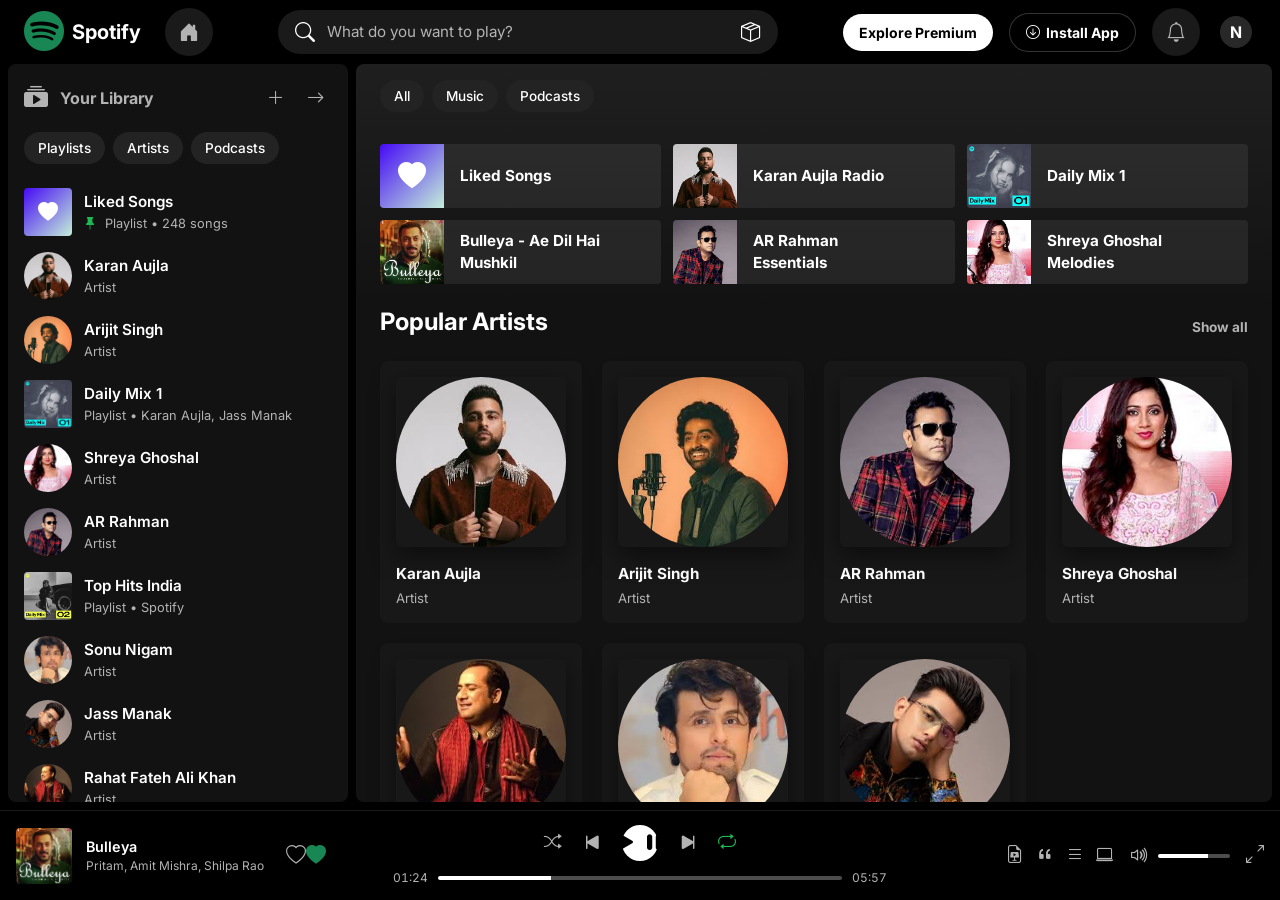
<file: index.html>
<!DOCTYPE html>
<html lang="en">
<head>
  <meta charset="UTF-8">
  <meta name="viewport" content="width=device-width, initial-scale=1.0">
  <title>Spotify - Web Player: Music for everyone</title>
  
  <!-- Bootstrap 5 CSS CDN -->
  <link href="https://cdn.jsdelivr.net/npm/bootstrap@5.3.3/dist/css/bootstrap.min.css" rel="stylesheet" integrity="sha384-QWTKZyjpPEjISv5WaRU9OFeRpok6YctnYmDr5pNlyT2bRjXh0JMhjY6hW+ALEwIH" crossorigin="anonymous">
  
  <!-- Bootstrap Icons CDN -->
  <link rel="stylesheet" href="https://cdn.jsdelivr.net/npm/bootstrap-icons@1.11.3/font/bootstrap-icons.min.css">
  
  <!-- Custom Spotify Stylesheet -->
  <link rel="stylesheet" href="01_Style.css">
</head>
<body>

  <!-- Pure CSS Interactive Toggles (No JS required) -->
  <input type="checkbox" id="play-pause-toggle" class="d-none">
  <input type="checkbox" id="heart-toggle" class="d-none">
  
  <!-- Main Filter Radio Inputs -->
  <input type="radio" name="main-filter" id="filter-all" class="d-none" checked>
  <input type="radio" name="main-filter" id="filter-music" class="d-none">
  <input type="radio" name="main-filter" id="filter-podcasts" class="d-none">

  <div class="spotify-container">
    
    <!-- TOP NAVIGATION BAR -->
    <header class="top-navbar">
      <div class="nav-left">
        <a href="#" class="spotify-logo">
          <i class="bi bi-spotify text-success fs-1"></i>
          <span class="d-none d-md-inline fs-5">Spotify</span>
        </a>
        <a href="#" class="btn-icon-circle ms-2" title="Home">
          <i class="bi bi-house-door-fill"></i>
        </a>
      </div>

      <div class="nav-center">
        <div class="search-box">
          <i class="bi bi-search fs-5 text-subdued"></i>
          <input type="text" placeholder="What do you want to play?">
          <i class="bi bi-box-seam fs-5 text-subdued ms-auto" title="Browse"></i>
        </div>
      </div>

      <div class="nav-right">
        <a href="#" class="btn-pill-light d-none d-lg-inline-block">Explore Premium</a>
        <a href="#" class="btn-pill-dark d-none d-sm-flex">
          <i class="bi bi-arrow-down-circle"></i>
          <span>Install App</span>
        </a>
        <button class="btn-icon-circle" title="What's New">
          <i class="bi bi-bell"></i>
        </button>
        <button class="avatar-btn" title="Profile">
          <span>N</span>
        </button>
      </div>
    </header>

    <!-- APP BODY (SIDEBAR + MAIN CONTENT) -->
    <div class="spotify-body">
      
      <!-- LEFT SIDEBAR -->
      <aside class="sidebar">
        <div class="sidebar-header">
          <button class="library-btn">
            <i class="bi bi-collection-play-fill fs-4"></i>
            <span class="sidebar-header-title">Your Library</span>
          </button>
          <div class="sidebar-header-actions">
            <button class="btn-icon-sm" title="Create playlist or folder">
              <i class="bi bi-plus-lg"></i>
            </button>
            <button class="btn-icon-sm" title="Show more">
              <i class="bi bi-arrow-right"></i>
            </button>
          </div>
        </div>

        <div class="sidebar-pills">
          <span class="badge-pill">Playlists</span>
          <span class="badge-pill">Artists</span>
          <span class="badge-pill">Podcasts</span>
        </div>

        <!-- Scrollable Library List -->
        <div class="sidebar-content">
          
          <!-- Liked Songs -->
          <a href="#" class="library-item">
            <div class="library-item-img liked-gradient">
              <i class="bi bi-heart-fill"></i>
            </div>
            <div class="library-item-info">
              <div class="library-item-title">Liked Songs</div>
              <div class="library-item-sub">
                <i class="bi bi-pin-fill pin-icon me-1"></i> Playlist • 248 songs
              </div>
            </div>
          </a>

          <!-- Artists & Mix Items -->
          <a href="#" class="library-item">
            <img src="aujla.jpg" alt="Karan Aujla" class="library-item-img rounded-circle">
            <div class="library-item-info">
              <div class="library-item-title">Karan Aujla</div>
              <div class="library-item-sub">Artist</div>
            </div>
          </a>

          <a href="#" class="library-item">
            <img src="arjit.jpg" alt="Arijit Singh" class="library-item-img rounded-circle">
            <div class="library-item-info">
              <div class="library-item-title">Arijit Singh</div>
              <div class="library-item-sub">Artist</div>
            </div>
          </a>

          <a href="#" class="library-item">
            <img src="mix1.jpg" alt="Daily Mix 1" class="library-item-img">
            <div class="library-item-info">
              <div class="library-item-title">Daily Mix 1</div>
              <div class="library-item-sub">Playlist • Karan Aujla, Jass Manak</div>
            </div>
          </a>

          <a href="#" class="library-item">
            <img src="shreya.jpg" alt="Shreya Ghoshal" class="library-item-img rounded-circle">
            <div class="library-item-info">
              <div class="library-item-title">Shreya Ghoshal</div>
              <div class="library-item-sub">Artist</div>
            </div>
          </a>

          <a href="#" class="library-item">
            <img src="arrahman.jpg" alt="AR Rahman" class="library-item-img rounded-circle">
            <div class="library-item-info">
              <div class="library-item-title">AR Rahman</div>
              <div class="library-item-sub">Artist</div>
            </div>
          </a>

          <a href="#" class="library-item">
            <img src="mix2.jpg" alt="Top Hits 2026" class="library-item-img">
            <div class="library-item-info">
              <div class="library-item-title">Top Hits India</div>
              <div class="library-item-sub">Playlist • Spotify</div>
            </div>
          </a>

          <a href="#" class="library-item">
            <img src="sonu.jpg" alt="Sonu Nigam" class="library-item-img rounded-circle">
            <div class="library-item-info">
              <div class="library-item-title">Sonu Nigam</div>
              <div class="library-item-sub">Artist</div>
            </div>
          </a>

          <a href="#" class="library-item">
            <img src="jass.jpg" alt="Jass Manak" class="library-item-img rounded-circle">
            <div class="library-item-info">
              <div class="library-item-title">Jass Manak</div>
              <div class="library-item-sub">Artist</div>
            </div>
          </a>

          <a href="#" class="library-item">
            <img src="rahat.jpg" alt="Rahat Fateh Ali Khan" class="library-item-img rounded-circle">
            <div class="library-item-info">
              <div class="library-item-title">Rahat Fateh Ali Khan</div>
              <div class="library-item-sub">Artist</div>
            </div>
          </a>

        </div>
      </aside>

      <!-- MAIN CONTENT PANEL -->
      <main class="main-content">
        
        <!-- Filter Tabs Header -->
        <div class="d-flex align-items-center gap-2 mb-2">
          <label for="filter-all" class="badge-pill filter-btn-all">All</label>
          <label for="filter-music" class="badge-pill filter-btn-music">Music</label>
          <label for="filter-podcasts" class="badge-pill filter-btn-podcasts">Podcasts</label>
        </div>

        <!-- Quick Access 2-Column Grid -->
        <section class="section-quick">
          <div class="quick-grid">
            
            <div class="quick-card">
              <div class="quick-card-img liked-gradient d-flex align-items-center justify-content-center">
                <i class="bi bi-heart-fill fs-3"></i>
              </div>
              <span class="quick-card-title">Liked Songs</span>
              <button class="btn-play-hover" title="Play">
                <i class="bi bi-play-fill fs-4"></i>
              </button>
            </div>

            <div class="quick-card">
              <img src="aujla.jpg" alt="Karan Aujla" class="quick-card-img">
              <span class="quick-card-title">Karan Aujla Radio</span>
              <button class="btn-play-hover" title="Play">
                <i class="bi bi-play-fill fs-4"></i>
              </button>
            </div>

            <div class="quick-card">
              <img src="mix1.jpg" alt="Daily Mix 1" class="quick-card-img">
              <span class="quick-card-title">Daily Mix 1</span>
              <button class="btn-play-hover" title="Play">
                <i class="bi bi-play-fill fs-4"></i>
              </button>
            </div>

            <div class="quick-card">
              <img src="bulleya.jpg" alt="Bulleya" class="quick-card-img">
              <span class="quick-card-title">Bulleya - Ae Dil Hai Mushkil</span>
              <button class="btn-play-hover" title="Play">
                <i class="bi bi-play-fill fs-4"></i>
              </button>
            </div>

            <div class="quick-card">
              <img src="arrahman.jpg" alt="AR Rahman" class="quick-card-img">
              <span class="quick-card-title">AR Rahman Essentials</span>
              <button class="btn-play-hover" title="Play">
                <i class="bi bi-play-fill fs-4"></i>
              </button>
            </div>

            <div class="quick-card">
              <img src="shreya.jpg" alt="Shreya Ghoshal" class="quick-card-img">
              <span class="quick-card-title">Shreya Ghoshal Melodies</span>
              <button class="btn-play-hover" title="Play">
                <i class="bi bi-play-fill fs-4"></i>
              </button>
            </div>

          </div>
        </section>

        <!-- POPULAR ARTISTS SECTION -->
        <section class="section-music">
          <div class="section-header">
            <h2 class="section-title">Popular Artists</h2>
            <a href="#" class="show-all-link">Show all</a>
          </div>

          <div class="cards-grid">
            
            <div class="card-spotify">
              <div class="card-img-wrapper rounded-circle-wrapper">
                <img src="aujla.jpg" alt="Karan Aujla">
                <button class="btn-play-hover" title="Play">
                  <i class="bi bi-play-fill fs-4"></i>
                </button>
              </div>
              <div class="card-title">Karan Aujla</div>
              <div class="card-subtitle">Artist</div>
            </div>

            <div class="card-spotify">
              <div class="card-img-wrapper rounded-circle-wrapper">
                <img src="arjit.jpg" alt="Arijit Singh">
                <button class="btn-play-hover" title="Play">
                  <i class="bi bi-play-fill fs-4"></i>
                </button>
              </div>
              <div class="card-title">Arijit Singh</div>
              <div class="card-subtitle">Artist</div>
            </div>

            <div class="card-spotify">
              <div class="card-img-wrapper rounded-circle-wrapper">
                <img src="arrahman.jpg" alt="AR Rahman">
                <button class="btn-play-hover" title="Play">
                  <i class="bi bi-play-fill fs-4"></i>
                </button>
              </div>
              <div class="card-title">AR Rahman</div>
              <div class="card-subtitle">Artist</div>
            </div>

            <div class="card-spotify">
              <div class="card-img-wrapper rounded-circle-wrapper">
                <img src="shreya.jpg" alt="Shreya Ghoshal">
                <button class="btn-play-hover" title="Play">
                  <i class="bi bi-play-fill fs-4"></i>
                </button>
              </div>
              <div class="card-title">Shreya Ghoshal</div>
              <div class="card-subtitle">Artist</div>
            </div>

            <div class="card-spotify">
              <div class="card-img-wrapper rounded-circle-wrapper">
                <img src="rahat.jpg" alt="Rahat Fateh Ali Khan">
                <button class="btn-play-hover" title="Play">
                  <i class="bi bi-play-fill fs-4"></i>
                </button>
              </div>
              <div class="card-title">Rahat Fateh Ali Khan</div>
              <div class="card-subtitle">Artist</div>
            </div>

            <div class="card-spotify">
              <div class="card-img-wrapper rounded-circle-wrapper">
                <img src="sonu.jpg" alt="Sonu Nigam">
                <button class="btn-play-hover" title="Play">
                  <i class="bi bi-play-fill fs-4"></i>
                </button>
              </div>
              <div class="card-title">Sonu Nigam</div>
              <div class="card-subtitle">Artist</div>
            </div>

            <div class="card-spotify">
              <div class="card-img-wrapper rounded-circle-wrapper">
                <img src="jass.jpg" alt="Jass Manak">
                <button class="btn-play-hover" title="Play">
                  <i class="bi bi-play-fill fs-4"></i>
                </button>
              </div>
              <div class="card-title">Jass Manak</div>
              <div class="card-subtitle">Artist</div>
            </div>

          </div>
        </section>

        <!-- TOP MIXES SECTION -->
        <section class="section-music">
          <div class="section-header">
            <h2 class="section-title">Made For You</h2>
            <a href="#" class="show-all-link">Show all</a>
          </div>

          <div class="cards-grid">
            
            <div class="card-spotify">
              <div class="card-img-wrapper">
                <img src="mix1.jpg" alt="Daily Mix 1">
                <button class="btn-play-hover" title="Play">
                  <i class="bi bi-play-fill fs-4"></i>
                </button>
              </div>
              <div class="card-title">Daily Mix 1</div>
              <div class="card-subtitle">Karan Aujla, Jass Manak, Honey Singh and more</div>
            </div>

            <div class="card-spotify">
              <div class="card-img-wrapper">
                <img src="mix2.jpg" alt="Daily Mix 2">
                <button class="btn-play-hover" title="Play">
                  <i class="bi bi-play-fill fs-4"></i>
                </button>
              </div>
              <div class="card-title">Daily Mix 2</div>
              <div class="card-subtitle">Arijit Singh, Pritam, Atif Aslam and more</div>
            </div>

            <div class="card-spotify">
              <div class="card-img-wrapper">
                <img src="mix3.jpg" alt="Daily Mix 3">
                <button class="btn-play-hover" title="Play">
                  <i class="bi bi-play-fill fs-4"></i>
                </button>
              </div>
              <div class="card-title">Daily Mix 3</div>
              <div class="card-subtitle">AR Rahman, Sonu Nigam, Shankar Mahadevan</div>
            </div>

            <div class="card-spotify">
              <div class="card-img-wrapper">
                <img src="mix4.jpg" alt="Daily Mix 4">
                <button class="btn-play-hover" title="Play">
                  <i class="bi bi-play-fill fs-4"></i>
                </button>
              </div>
              <div class="card-title">Daily Mix 4</div>
              <div class="card-subtitle">Shreya Ghoshal, Rahat Fateh Ali Khan and more</div>
            </div>

          </div>
        </section>

        <!-- PODCASTS SECTION -->
        <section class="section-podcasts">
          <div class="section-header">
            <h2 class="section-title">Trending Podcasts & Shows</h2>
            <a href="#" class="show-all-link">Show all</a>
          </div>

          <div class="cards-grid">
            
            <div class="card-spotify">
              <div class="card-img-wrapper">
                <img src="mix3.jpg" alt="The Ranveer Show">
                <button class="btn-play-hover" title="Play">
                  <i class="bi bi-play-fill fs-4"></i>
                </button>
              </div>
              <div class="card-title">The Ranveer Show</div>
              <div class="card-subtitle">BeerBiceps • Spotify Original</div>
            </div>

            <div class="card-spotify">
              <div class="card-img-wrapper">
                <img src="mix4.jpg" alt="Stories of India">
                <button class="btn-play-hover" title="Play">
                  <i class="bi bi-play-fill fs-4"></i>
                </button>
              </div>
              <div class="card-title">Maha Bharat Stories</div>
              <div class="card-subtitle">Mythological Tales • Audio Show</div>
            </div>

          </div>
        </section>

      </main>

    </div>

    <!-- BOTTOM FIXED PLAYER FOOTER -->
    <footer class="player-footer">
      
      <!-- Left Track Info -->
      <div class="player-track-info">
        <img src="bulleya.jpg" alt="Bulleya" class="player-track-img">
        <div class="d-flex flex-column overflow-hidden">
          <a href="#" class="player-track-title text-truncate">Bulleya</a>
          <a href="#" class="player-track-artist text-truncate">Pritam, Amit Mishra, Shilpa Rao</a>
        </div>
        <!-- Pure CSS Interactive Like Heart Toggle -->
        <label for="heart-toggle" class="heart-label ms-2" title="Save to Your Library">
          <i class="bi bi-heart heart-empty fs-5"></i>
          <i class="bi bi-heart-fill heart-filled fs-5 text-success"></i>
        </label>
      </div>

      <!-- Center Controls & Range Bar -->
      <div class="player-controls-container">
        
        <div class="playback-controls">
          <button class="btn-ctrl" title="Enable Shuffle">
            <i class="bi bi-shuffle"></i>
          </button>
          <button class="btn-ctrl" title="Previous">
            <i class="bi bi-skip-start-fill fs-4"></i>
          </button>
          
          <!-- Pure CSS Play/Pause Checkbox Toggle Button -->
          <label for="play-pause-toggle" class="play-pause-btn" title="Play / Pause">
            <i class="bi bi-play-fill play-icon fs-3"></i>
            <i class="bi bi-pause-fill pause-icon fs-3"></i>
          </label>
          
          <button class="btn-ctrl" title="Next">
            <i class="bi bi-skip-end-fill fs-4"></i>
          </button>
          <button class="btn-ctrl btn-ctrl-active" title="Enable Repeat">
            <i class="bi bi-repeat"></i>
          </button>
        </div>

        <div class="playback-bar">
          <span class="time-stamp">01:24</span>
          <input type="range" class="custom-range" value="28" min="0" max="100">
          <span class="time-stamp">05:57</span>
        </div>

      </div>

      <!-- Right Volume & View Options -->
      <div class="player-options">
        <button class="btn-ctrl" title="Now Playing View">
          <i class="bi bi-file-earmark-slides"></i>
        </button>
        <button class="btn-ctrl" title="Lyrics">
          <i class="bi bi-quote"></i>
        </button>
        <button class="btn-ctrl" title="Queue">
          <i class="bi bi-list"></i>
        </button>
        <button class="btn-ctrl" title="Connect to a device">
          <i class="bi bi-laptop"></i>
        </button>
        
        <div class="volume-bar-container ms-1">
          <button class="btn-ctrl" title="Mute">
            <i class="bi bi-volume-up fs-5"></i>
          </button>
          <input type="range" class="custom-range volume-range" value="70" min="0" max="100">
        </div>

        <button class="btn-ctrl ms-1" title="Full screen">
          <i class="bi bi-arrows-angle-expand"></i>
        </button>
      </div>

    </footer>

  </div>

  <!-- Bootstrap 5 JS Bundle CDN -->
  <script src="https://cdn.jsdelivr.net/npm/bootstrap@5.3.3/dist/js/bootstrap.bundle.min.js" integrity="sha384-YvpcrYf0tY3lHB60NNkmXc5s9fDVZLESaAA55NDzOxhy9GkcIdslK1eN7N6jIeHz" crossorigin="anonymous"></script>
</body>
</html>
</file>
<file: 01_Style.css>
/* ==========================================================================
   Spotify Clone CSS - Modern Dark Aesthetic with Pure CSS Interactivity
   ========================================================================== */

/* Font Import */
@import url('https://fonts.googleapis.com/css2?family=Circular+Std:wght@400;500;700;900&family=Inter:wght@300;400;500;600;700&display=swap');

:root {
  --bg-black: #000000;
  --bg-base: #121212;
  --bg-highlight: #1a1a1a;
  --bg-card: #181818;
  --bg-card-hover: #282828;
  --spotify-green: #1db954;
  --spotify-green-hover: #1ed760;
  --text-base: #ffffff;
  --text-subdued: #b3b3b3;
  --border-light: rgba(255, 255, 255, 0.1);
  --player-height: 90px;
  --nav-height: 64px;
}

* {
  margin: 0;
  padding: 0;
  box-sizing: border-box;
  font-family: 'Inter', -apple-system, BlinkMacSystemFont, "Segoe UI", Roboto, Helvetica, Arial, sans-serif;
  -webkit-font-smoothing: antialiased;
}

body {
  background-color: var(--bg-black);
  color: var(--text-base);
  height: 100vh;
  overflow: hidden;
  display: flex;
  flex-direction: column;
}

/* Custom Scrollbar */
::-webkit-scrollbar {
  width: 12px;
}

::-webkit-scrollbar-track {
  background: transparent;
}

::-webkit-scrollbar-thumb {
  background-color: rgba(255, 255, 255, 0.2);
  border-radius: 6px;
  border: 3px solid transparent;
  background-clip: content-box;
}

::-webkit-scrollbar-thumb:hover {
  background-color: rgba(255, 255, 255, 0.4);
}

/* ==========================================================================
   APP LAYOUT CONTAINER
   ========================================================================== */

.spotify-container {
  display: flex;
  flex-direction: column;
  height: 100vh;
  width: 100vw;
  overflow: hidden;
}

/* Main Grid: Nav Header on top, Sidebar + Content in middle, Player on bottom */
.spotify-body {
  display: flex;
  flex: 1;
  gap: 8px;
  padding: 0 8px 8px 8px;
  overflow: hidden;
  height: calc(100vh - var(--player-height) - var(--nav-height));
}

/* ==========================================================================
   TOP NAVIGATION BAR
   ========================================================================== */

.top-navbar {
  height: var(--nav-height);
  background-color: var(--bg-black);
  display: flex;
  align-items: center;
  justify-content: space-between;
  padding: 8px 24px;
  z-index: 10;
}

.nav-left {
  display: flex;
  align-items: center;
  gap: 16px;
}

.spotify-logo {
  color: var(--text-base);
  font-size: 2rem;
  display: flex;
  align-items: center;
  gap: 8px;
  text-decoration: none;
  font-weight: 700;
  transition: transform 0.2s ease;
}

.spotify-logo:hover {
  transform: scale(1.05);
  color: var(--spotify-green);
}

.btn-icon-circle {
  width: 48px;
  height: 48px;
  border-radius: 50%;
  background-color: var(--bg-highlight);
  border: none;
  color: var(--text-subdued);
  display: flex;
  align-items: center;
  justify-content: center;
  font-size: 1.25rem;
  cursor: pointer;
  transition: all 0.2s ease;
  text-decoration: none;
}

.btn-icon-circle:hover {
  background-color: #2a2a2a;
  color: var(--text-base);
  transform: scale(1.05);
}

.nav-center {
  flex: 0 1 500px;
}

.search-box {
  background-color: var(--bg-highlight);
  border: 1px solid transparent;
  border-radius: 500px;
  padding: 6px 16px;
  display: flex;
  align-items: center;
  gap: 12px;
  transition: all 0.2s ease;
}

.search-box:hover {
  background-color: #2a2a2a;
  border-color: rgba(255, 255, 255, 0.2);
}

.search-box:focus-within {
  border-color: var(--text-base);
  background-color: #2a2a2a;
}

.search-box input {
  background: transparent;
  border: none;
  outline: none;
  color: var(--text-base);
  width: 100%;
  font-size: 0.95rem;
}

.search-box input::placeholder {
  color: var(--text-subdued);
}

.nav-right {
  display: flex;
  align-items: center;
  gap: 16px;
}

.btn-pill-light {
  background-color: var(--text-base);
  color: #000;
  font-weight: 700;
  font-size: 0.875rem;
  border-radius: 500px;
  padding: 8px 16px;
  border: none;
  cursor: pointer;
  transition: transform 0.2s ease, background-color 0.2s ease;
  text-decoration: none;
}

.btn-pill-light:hover {
  transform: scale(1.04);
  background-color: #f0f0f0;
  color: #000;
}

.btn-pill-dark {
  background-color: rgba(0, 0, 0, 0.7);
  color: var(--text-base);
  font-weight: 700;
  font-size: 0.875rem;
  border-radius: 500px;
  padding: 8px 16px;
  border: 1px solid rgba(255, 255, 255, 0.2);
  cursor: pointer;
  transition: all 0.2s ease;
  text-decoration: none;
  display: flex;
  align-items: center;
  gap: 6px;
}

.btn-pill-dark:hover {
  transform: scale(1.04);
  border-color: var(--text-base);
  color: var(--text-base);
}

.avatar-btn {
  width: 40px;
  height: 40px;
  border-radius: 50%;
  background-color: #282828;
  border: 4px solid var(--bg-black);
  display: flex;
  align-items: center;
  justify-content: center;
  color: var(--text-base);
  font-weight: 700;
  cursor: pointer;
  transition: transform 0.2s ease;
}

.avatar-btn:hover {
  transform: scale(1.05);
}

/* ==========================================================================
   LEFT SIDEBAR ("YOUR LIBRARY")
   ========================================================================== */

.sidebar {
  width: 340px;
  background-color: var(--bg-base);
  border-radius: 8px;
  display: flex;
  flex-direction: column;
  overflow: hidden;
  flex-shrink: 0;
}

.sidebar-header {
  padding: 16px 16px 8px 16px;
  display: flex;
  align-items: center;
  justify-content: space-between;
}

.library-btn {
  color: var(--text-subdued);
  font-weight: 700;
  font-size: 1rem;
  display: flex;
  align-items: center;
  gap: 12px;
  background: none;
  border: none;
  cursor: pointer;
  transition: color 0.2s ease;
  text-decoration: none;
}

.library-btn:hover {
  color: var(--text-base);
}

.sidebar-header-actions {
  display: flex;
  gap: 8px;
}

.btn-icon-sm {
  background: none;
  border: none;
  color: var(--text-subdued);
  font-size: 1.1rem;
  width: 32px;
  height: 32px;
  border-radius: 50%;
  display: flex;
  align-items: center;
  justify-content: center;
  cursor: pointer;
  transition: all 0.2s ease;
}

.btn-icon-sm:hover {
  color: var(--text-base);
  background-color: var(--bg-highlight);
}

.sidebar-pills {
  display: flex;
  gap: 8px;
  padding: 8px 16px;
}

.badge-pill {
  background-color: #232323;
  color: var(--text-base);
  padding: 6px 14px;
  border-radius: 500px;
  font-size: 0.85rem;
  font-weight: 500;
  cursor: pointer;
  transition: all 0.2s ease;
  user-select: none;
}

.badge-pill:hover {
  background-color: #2a2a2a;
}

.sidebar-content {
  flex: 1;
  overflow-y: auto;
  padding: 8px;
}

.library-item {
  display: flex;
  align-items: center;
  gap: 12px;
  padding: 8px;
  border-radius: 6px;
  cursor: pointer;
  transition: background-color 0.2s ease;
  text-decoration: none;
  color: inherit;
}

.library-item:hover {
  background-color: var(--bg-highlight);
}

.library-item-img {
  width: 48px;
  height: 48px;
  border-radius: 4px;
  object-fit: cover;
  flex-shrink: 0;
}

.library-item-img.rounded-circle {
  border-radius: 50% !important;
}

.liked-gradient {
  background: linear-gradient(135deg, #450af5, #c4efd9);
  display: flex;
  align-items: center;
  justify-content: center;
  color: #fff;
  font-size: 1.25rem;
}

.library-item-info {
  display: flex;
  flex-direction: column;
  overflow: hidden;
}

.library-item-title {
  font-size: 0.95rem;
  font-weight: 600;
  color: var(--text-base);
  white-space: nowrap;
  overflow: hidden;
  text-overflow: ellipsis;
}

.library-item-sub {
  font-size: 0.8rem;
  color: var(--text-subdued);
  display: flex;
  align-items: center;
  gap: 4px;
  white-space: nowrap;
  overflow: hidden;
  text-overflow: ellipsis;
}

.pin-icon {
  color: var(--spotify-green);
}

/* ==========================================================================
   MAIN CONTENT AREA
   ========================================================================== */

.main-content {
  flex: 1;
  background: linear-gradient(to bottom, #1f1f1f, var(--bg-base) 240px);
  border-radius: 8px;
  overflow-y: auto;
  padding: 16px 24px 32px 24px;
  display: flex;
  flex-direction: column;
  gap: 24px;
}

/* Tab Filtering (Pure CSS) */
#filter-all:checked ~ .spotify-body .filter-btn-all {
  background-color: var(--text-base);
  color: #000;
}

#filter-music:checked ~ .spotify-body .filter-btn-music {
  background-color: var(--text-base);
  color: #000;
}

#filter-podcasts:checked ~ .spotify-body .filter-btn-podcasts {
  background-color: var(--text-base);
  color: #000;
}

#filter-music:checked ~ .spotify-body .section-podcasts {
  display: none !important;
}

#filter-podcasts:checked ~ .spotify-body .section-music {
  display: none !important;
}

#filter-podcasts:checked ~ .spotify-body .section-quick {
  display: none !important;
}

/* Quick Access Cards Grid */
.quick-grid {
  display: grid;
  grid-template-columns: repeat(auto-fill, minmax(280px, 1fr));
  gap: 12px;
}

.quick-card {
  background-color: rgba(255, 255, 255, 0.07);
  border-radius: 4px;
  display: flex;
  align-items: center;
  gap: 16px;
  overflow: hidden;
  cursor: pointer;
  transition: background-color 0.3s ease;
  position: relative;
}

.quick-card:hover {
  background-color: rgba(255, 255, 255, 0.2);
}

.quick-card-img {
  width: 64px;
  height: 64px;
  object-fit: cover;
  flex-shrink: 0;
}

.quick-card-title {
  font-weight: 700;
  font-size: 0.95rem;
  color: var(--text-base);
  padding-right: 60px;
}

.btn-play-hover {
  position: absolute;
  right: 16px;
  width: 44px;
  height: 44px;
  border-radius: 50%;
  background-color: var(--spotify-green);
  color: #000;
  display: flex;
  align-items: center;
  justify-content: center;
  box-shadow: 0 8px 16px rgba(0, 0, 0, 0.3);
  opacity: 0;
  transform: translateY(8px);
  transition: all 0.3s ease;
  border: none;
}

.quick-card:hover .btn-play-hover,
.card-spotify:hover .btn-play-hover {
  opacity: 1;
  transform: translateY(0);
}

.btn-play-hover:hover {
  background-color: var(--spotify-green-hover);
  transform: scale(1.06) !important;
}

/* Section Header */
.section-header {
  display: flex;
  align-items: center;
  justify-content: space-between;
  margin-bottom: 16px;
}

.section-title {
  font-size: 1.5rem;
  font-weight: 700;
  color: var(--text-base);
}

.show-all-link {
  color: var(--text-subdued);
  font-weight: 700;
  font-size: 0.85rem;
  text-decoration: none;
  transition: color 0.2s ease;
}

.show-all-link:hover {
  color: var(--text-base);
  text-decoration: underline;
}

/* Cards Grid */
.cards-grid {
  display: grid;
  grid-template-columns: repeat(auto-fill, minmax(180px, 1fr));
  gap: 20px;
}

.card-spotify {
  background-color: var(--bg-card);
  padding: 16px;
  border-radius: 8px;
  cursor: pointer;
  transition: background-color 0.3s ease;
  position: relative;
  display: flex;
  flex-direction: column;
}

.card-spotify:hover {
  background-color: var(--bg-card-hover);
}

.card-img-wrapper {
  position: relative;
  width: 100%;
  padding-bottom: 100%;
  margin-bottom: 16px;
  border-radius: 6px;
  overflow: hidden;
  box-shadow: 0 8px 24px rgba(0, 0, 0, 0.5);
}

.card-img-wrapper img {
  position: absolute;
  top: 0;
  left: 0;
  width: 100%;
  height: 100%;
  object-fit: cover;
}

.card-img-wrapper.rounded-circle-wrapper img {
  border-radius: 50%;
}

.card-title {
  font-weight: 700;
  font-size: 0.95rem;
  color: var(--text-base);
  margin-bottom: 4px;
  white-space: nowrap;
  overflow: hidden;
  text-overflow: ellipsis;
}

.card-subtitle {
  font-size: 0.825rem;
  color: var(--text-subdued);
  display: -webkit-box;
  -webkit-line-clamp: 2;
  -webkit-box-orient: vertical;
  overflow: hidden;
  line-height: 1.3;
}

/* ==========================================================================
   BOTTOM PLAYER FOOTER
   ========================================================================== */

.player-footer {
  height: var(--player-height);
  background-color: var(--bg-black);
  border-top: 1px solid var(--border-light);
  display: flex;
  align-items: center;
  justify-content: space-between;
  padding: 0 16px;
  position: relative;
  z-index: 100;
}

/* Left Track Details */
.player-track-info {
  display: flex;
  align-items: center;
  gap: 14px;
  width: 30%;
  min-width: 180px;
}

.player-track-img {
  width: 56px;
  height: 56px;
  border-radius: 4px;
  object-fit: cover;
  box-shadow: 0 4px 12px rgba(0, 0, 0, 0.4);
}

.player-track-title {
  font-size: 0.9rem;
  font-weight: 600;
  color: var(--text-base);
  text-decoration: none;
}

.player-track-title:hover {
  text-decoration: underline;
}

.player-track-artist {
  font-size: 0.75rem;
  color: var(--text-subdued);
  text-decoration: none;
}

.player-track-artist:hover {
  color: var(--text-base);
  text-decoration: underline;
}

/* Heart Pure CSS Toggle */
.heart-label {
  cursor: pointer;
  color: var(--text-subdued);
  transition: transform 0.2s ease, color 0.2s ease;
  display: flex;
  align-items: center;
}

.heart-label:hover {
  color: var(--text-base);
  transform: scale(1.15);
}

#heart-toggle:checked ~ .player-footer .heart-empty {
  display: none !important;
}

#heart-toggle:checked ~ .player-footer .heart-filled {
  display: inline-block !important;
  color: var(--spotify-green) !important;
}

#heart-toggle:not(:checked) ~ .player-footer .heart-filled {
  display: none !important;
}

#heart-toggle:not(:checked) ~ .player-footer .heart-empty {
  display: inline-block !important;
}

/* Center Controls */
.player-controls-container {
  display: flex;
  flex-direction: column;
  align-items: center;
  gap: 8px;
  width: 40%;
  max-width: 722px;
}

.playback-controls {
  display: flex;
  align-items: center;
  gap: 18px;
}

.btn-ctrl {
  background: none;
  border: none;
  color: var(--text-subdued);
  font-size: 1.1rem;
  cursor: pointer;
  transition: all 0.2s ease;
  display: flex;
  align-items: center;
  justify-content: center;
}

.btn-ctrl:hover {
  color: var(--text-base);
  transform: scale(1.08);
}

.btn-ctrl-active {
  color: var(--spotify-green) !important;
}

/* Play/Pause Pure CSS Toggle */
.play-pause-btn {
  background-color: var(--text-base);
  color: #000;
  width: 36px;
  height: 36px;
  border-radius: 50%;
  display: flex;
  align-items: center;
  justify-content: center;
  cursor: pointer;
  transition: transform 0.2s ease, background-color 0.2s ease;
}

.play-pause-btn:hover {
  transform: scale(1.08);
  background-color: #ffffff;
}

#play-pause-toggle:checked ~ .player-footer .play-icon {
  display: none !important;
}

#play-pause-toggle:checked ~ .player-footer .pause-icon {
  display: inline-block !important;
}

#play-pause-toggle:not(:checked) ~ .player-footer .pause-icon {
  display: none !important;
}

#play-pause-toggle:not(:checked) ~ .player-footer .play-icon {
  display: inline-block !important;
}

/* Progress Slider */
.playback-bar {
  display: flex;
  align-items: center;
  gap: 8px;
  width: 100%;
}

.time-stamp {
  font-size: 0.75rem;
  color: var(--text-subdued);
  font-variant-numeric: tabular-nums;
  min-width: 40px;
  text-align: center;
}

/* Custom Styled Range Sliders */
.custom-range {
  -webkit-appearance: none;
  appearance: none;
  width: 100%;
  height: 4px;
  border-radius: 2px;
  background: linear-gradient(to right, var(--text-base) 0%, var(--text-base) 28%, #4d4d4d 28%, #4d4d4d 100%);
  outline: none;
  cursor: pointer;
  transition: height 0.1s ease;
}

.custom-range:hover {
  height: 6px;
  background: linear-gradient(to right, var(--spotify-green) 0%, var(--spotify-green) 28%, #4d4d4d 28%, #4d4d4d 100%);
}

.custom-range::-webkit-slider-thumb {
  -webkit-appearance: none;
  appearance: none;
  width: 12px;
  height: 12px;
  border-radius: 50%;
  background: #ffffff;
  cursor: pointer;
  opacity: 0;
  transition: opacity 0.1s ease;
}

.custom-range:hover::-webkit-slider-thumb {
  opacity: 1;
}

/* Right Options / Volume Controls */
.player-options {
  display: flex;
  align-items: center;
  justify-content: flex-end;
  gap: 12px;
  width: 30%;
  min-width: 180px;
}

.volume-bar-container {
  display: flex;
  align-items: center;
  gap: 8px;
  width: 100px;
}

.volume-range {
  background: linear-gradient(to right, var(--text-base) 0%, var(--text-base) 70%, #4d4d4d 70%, #4d4d4d 100%);
}

.volume-range:hover {
  background: linear-gradient(to right, var(--spotify-green) 0%, var(--spotify-green) 70%, #4d4d4d 70%, #4d4d4d 100%);
}

/* Responsive adjustments */
@media (max-width: 992px) {
  .sidebar {
    width: 80px;
  }
  .library-item-info, .sidebar-header-title, .badge-pill, .nav-center {
    display: none !important;
  }
  .sidebar-header {
    justify-content: center;
  }
}

@media (max-width: 768px) {
  .sidebar {
    display: none;
  }
  .player-options {
    display: none;
  }
  .player-track-info, .player-controls-container {
    width: 50%;
  }
}
</file>
